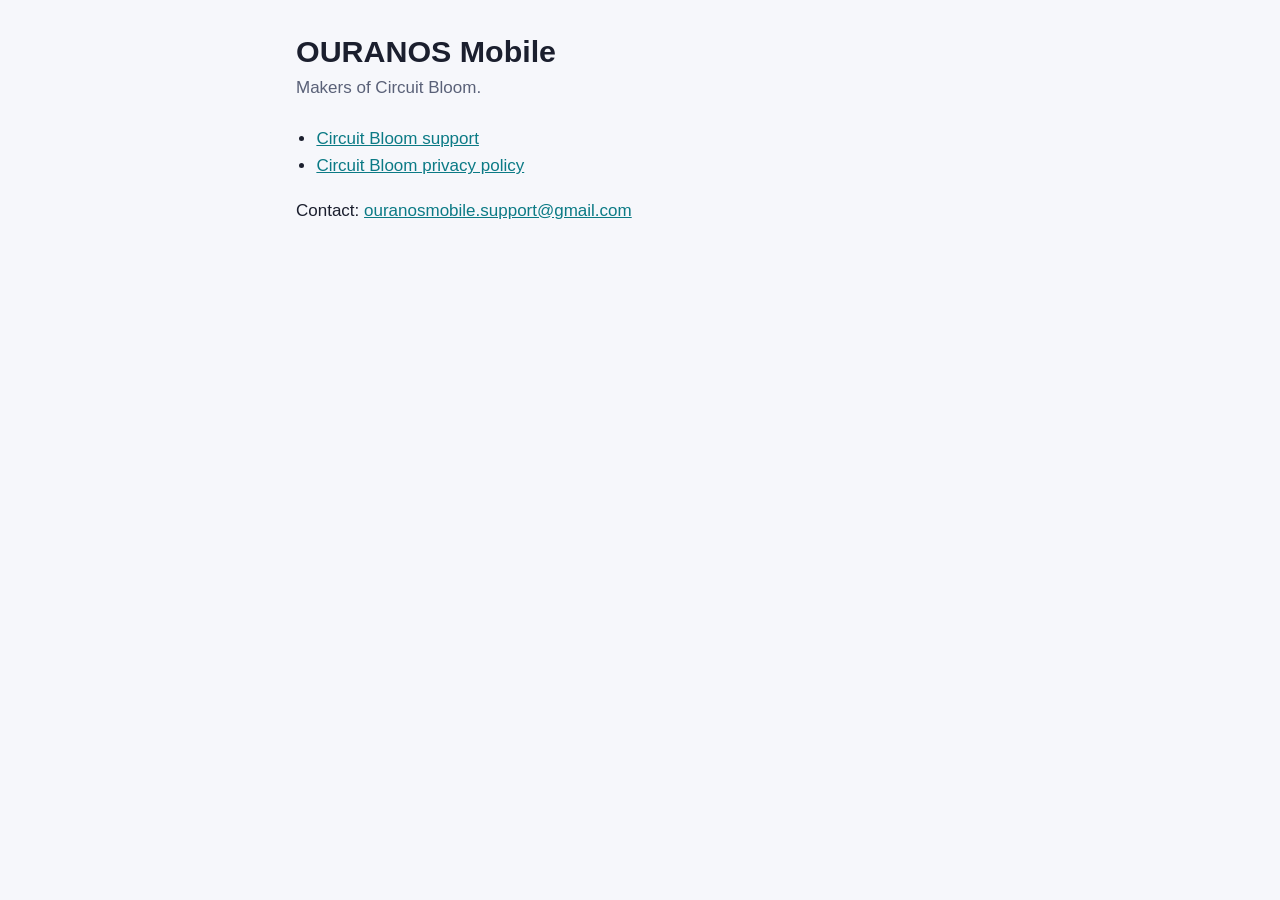
<file: index.html>
<!doctype html>
<html lang="en">
<head>
<meta charset="utf-8">
<meta name="viewport" content="width=device-width, initial-scale=1">
<title>OURANOS Mobile</title>
<link rel="stylesheet" href="style.css">
</head>
<body>
<main>
<h1>OURANOS Mobile</h1>
<p class="sub">Makers of Circuit Bloom.</p>
<ul>
<li><a href="support.html">Circuit Bloom support</a></li>
<li><a href="privacy.html">Circuit Bloom privacy policy</a></li>
</ul>
<p>Contact: <a href="mailto:ouranosmobile.support@gmail.com">ouranosmobile.support@gmail.com</a></p>
</main>
</body>
</html>
</file>
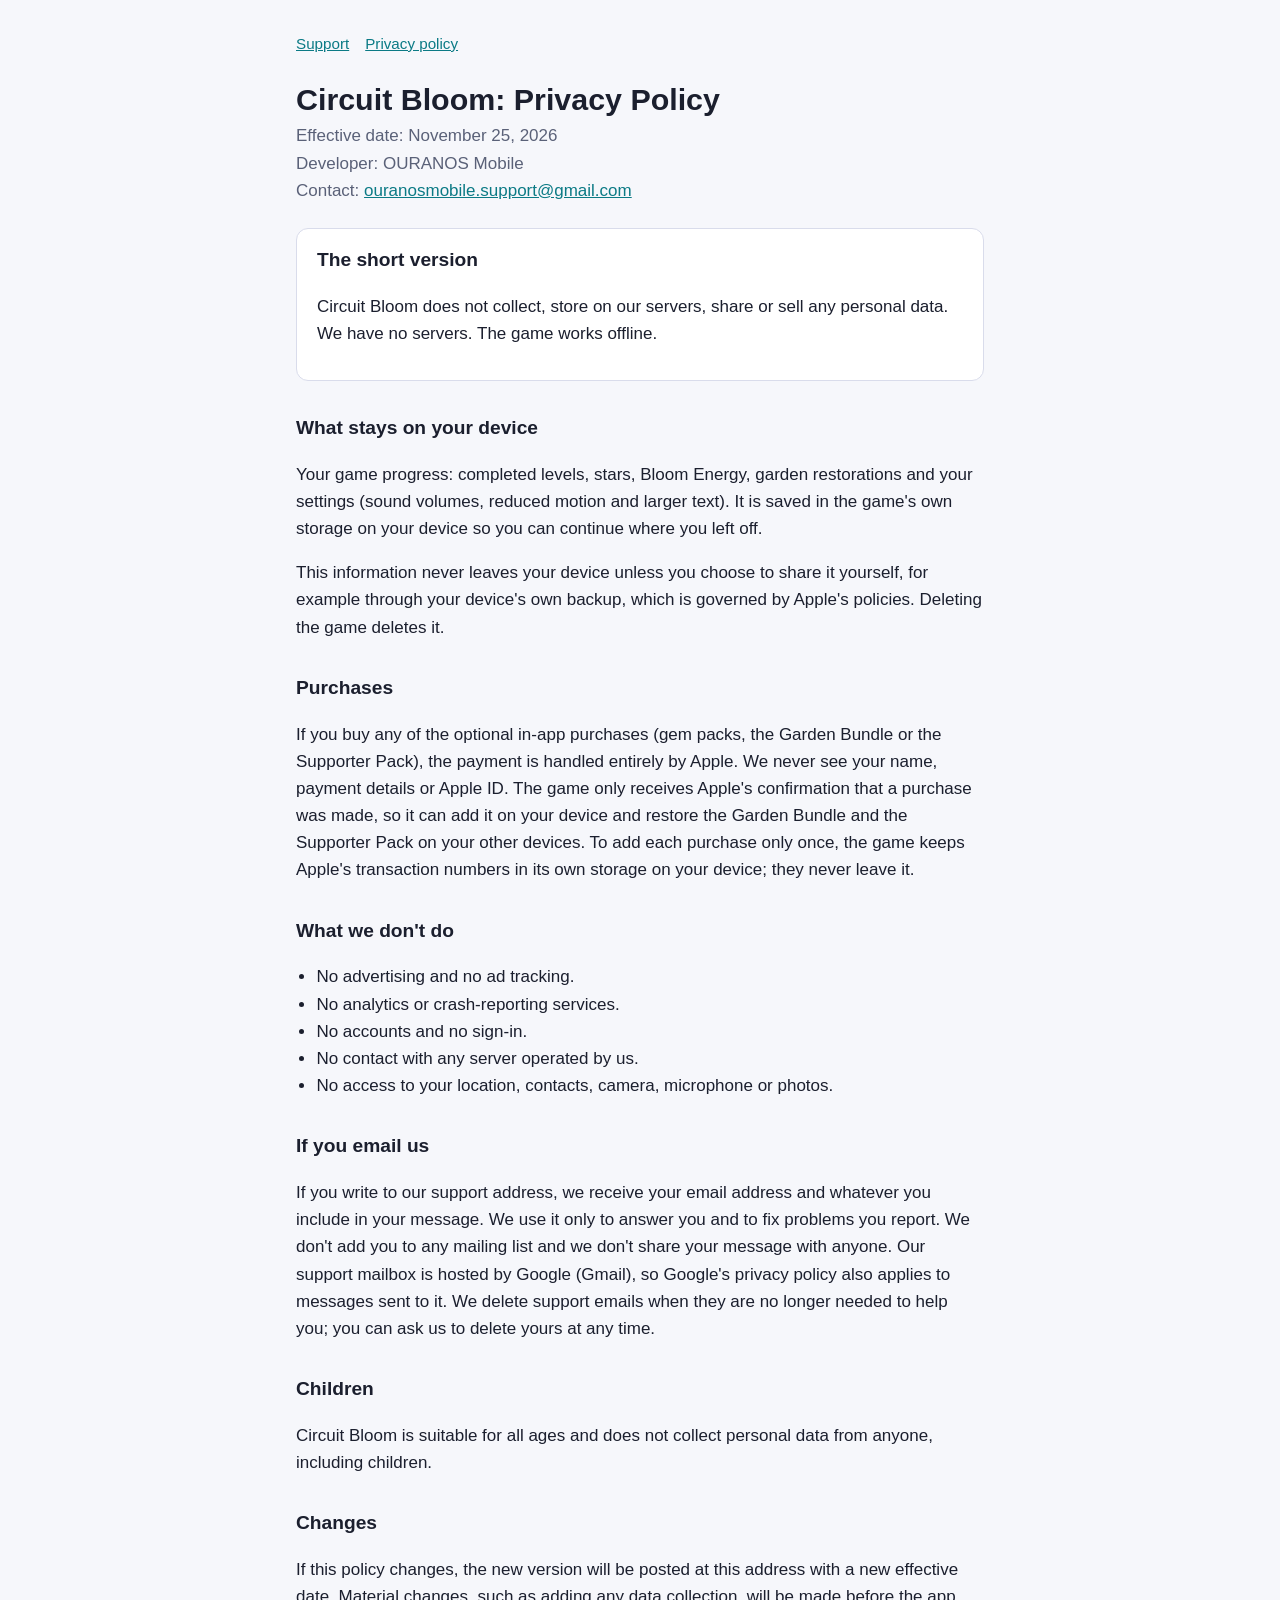
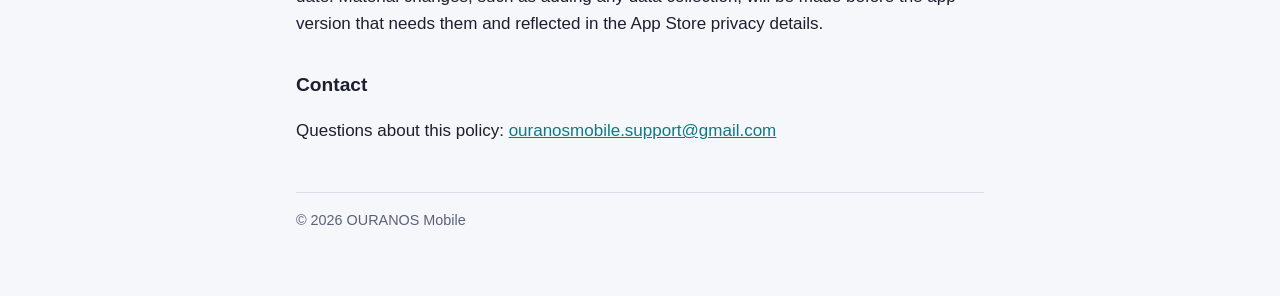
<file: privacy.html>
<!doctype html>
<html lang="en">
<head>
<meta charset="utf-8">
<meta name="viewport" content="width=device-width, initial-scale=1">
<title>Circuit Bloom Privacy Policy</title>
<link rel="stylesheet" href="style.css">
</head>
<body>
<main>
<nav><a href="support.html">Support</a><a href="privacy.html">Privacy policy</a></nav>
<h1>Circuit Bloom: Privacy Policy</h1>
<p class="sub">Effective date: November 25, 2026<br>Developer: OURANOS Mobile<br>Contact: <a href="mailto:ouranosmobile.support@gmail.com">ouranosmobile.support@gmail.com</a></p>

<div class="card">
<h2 class="first">The short version</h2>
<p>Circuit Bloom does not collect, store on our servers, share or sell any personal data. We have no servers. The game works offline.</p>
</div>

<h2>What stays on your device</h2>
<p>Your game progress: completed levels, stars, Bloom Energy, garden restorations and your settings (sound volumes, reduced motion and larger text). It is saved in the game's own storage on your device so you can continue where you left off.</p>
<p>This information never leaves your device unless you choose to share it yourself, for example through your device's own backup, which is governed by Apple's policies. Deleting the game deletes it.</p>

<h2>Purchases</h2>
<p>If you buy any of the optional in-app purchases (gem packs, the Garden Bundle or the Supporter Pack), the payment is handled entirely by Apple. We never see your name, payment details or Apple ID. The game only receives Apple's confirmation that a purchase was made, so it can add it on your device and restore the Garden Bundle and the Supporter Pack on your other devices. To add each purchase only once, the game keeps Apple's transaction numbers in its own storage on your device; they never leave it.</p>

<h2>What we don't do</h2>
<ul>
<li>No advertising and no ad tracking.</li>
<li>No analytics or crash-reporting services.</li>
<li>No accounts and no sign-in.</li>
<li>No contact with any server operated by us.</li>
<li>No access to your location, contacts, camera, microphone or photos.</li>
</ul>

<h2>If you email us</h2>
<p>If you write to our support address, we receive your email address and whatever you include in your message. We use it only to answer you and to fix problems you report. We don't add you to any mailing list and we don't share your message with anyone. Our support mailbox is hosted by Google (Gmail), so Google's privacy policy also applies to messages sent to it. We delete support emails when they are no longer needed to help you; you can ask us to delete yours at any time.</p>

<h2>Children</h2>
<p>Circuit Bloom is suitable for all ages and does not collect personal data from anyone, including children.</p>

<h2>Changes</h2>
<p>If this policy changes, the new version will be posted at this address with a new effective date. Material changes, such as adding any data collection, will be made before the app version that needs them and reflected in the App Store privacy details.</p>

<h2>Contact</h2>
<p>Questions about this policy: <a href="mailto:ouranosmobile.support@gmail.com">ouranosmobile.support@gmail.com</a></p>

<footer>&copy; 2026 OURANOS Mobile</footer>
</main>
</body>
</html>
</file>
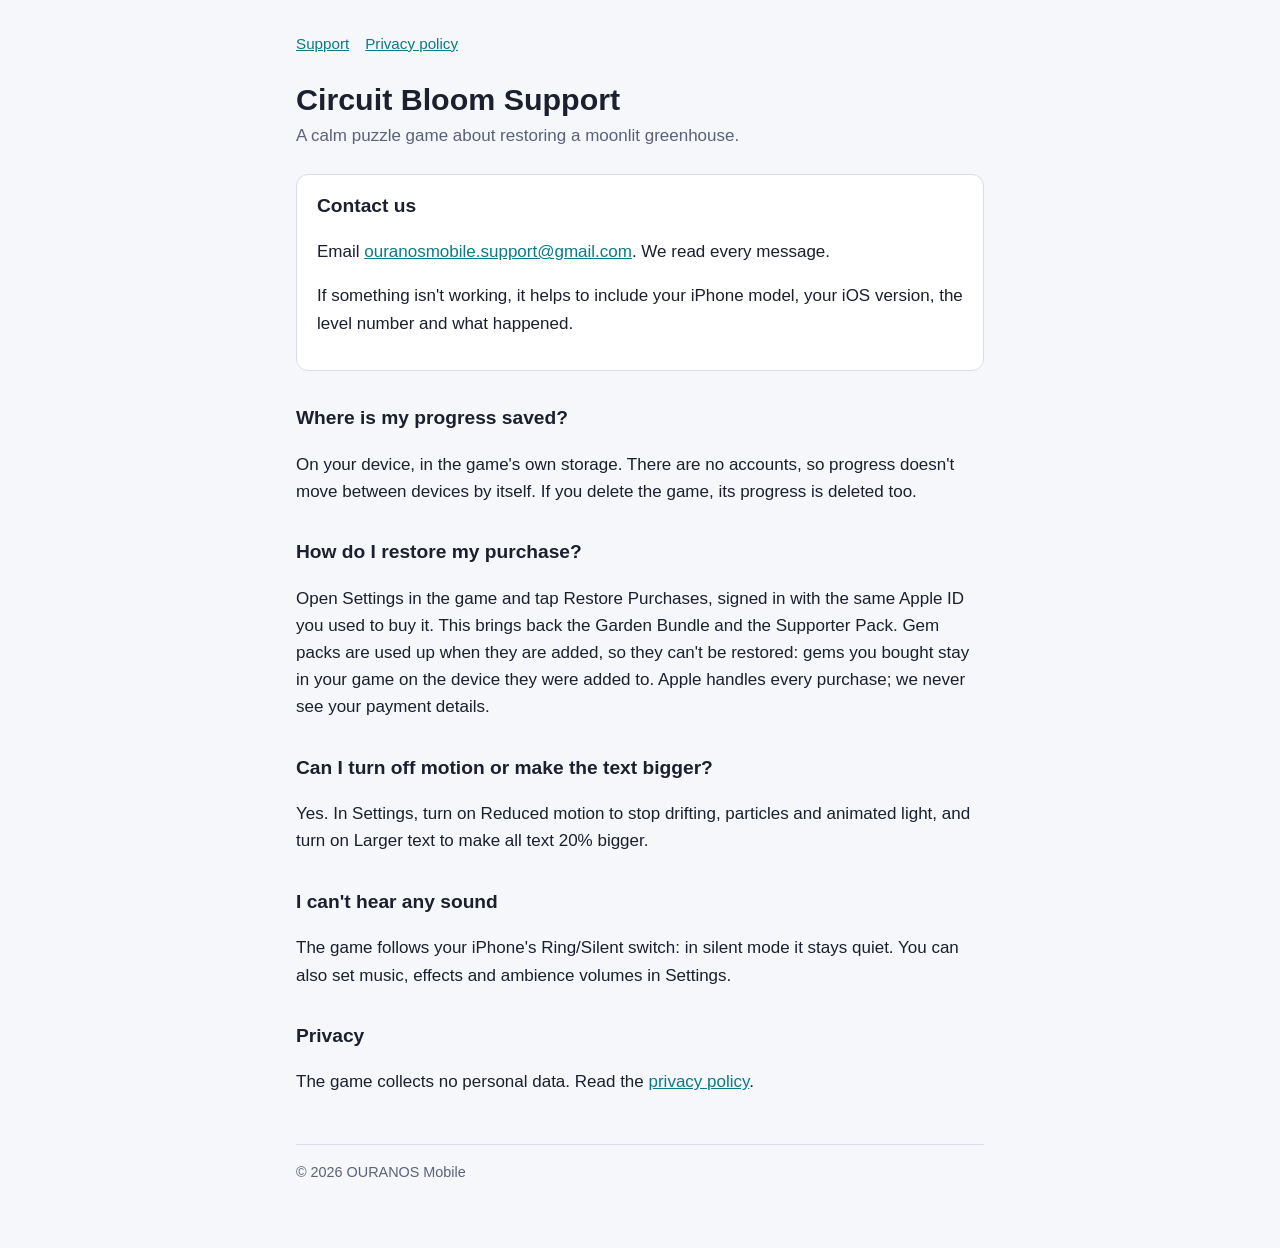
<file: support.html>
<!doctype html>
<html lang="en">
<head>
<meta charset="utf-8">
<meta name="viewport" content="width=device-width, initial-scale=1">
<title>Circuit Bloom Support</title>
<link rel="stylesheet" href="style.css">
</head>
<body>
<main>
<nav><a href="support.html">Support</a><a href="privacy.html">Privacy policy</a></nav>
<h1>Circuit Bloom Support</h1>
<p class="sub">A calm puzzle game about restoring a moonlit greenhouse.</p>

<div class="card">
<h2 class="first">Contact us</h2>
<p>Email <a href="mailto:ouranosmobile.support@gmail.com">ouranosmobile.support@gmail.com</a>. We read every message.</p>
<p>If something isn't working, it helps to include your iPhone model, your iOS version, the level number and what happened.</p>
</div>

<h2>Where is my progress saved?</h2>
<p>On your device, in the game's own storage. There are no accounts, so progress doesn't move between devices by itself. If you delete the game, its progress is deleted too.</p>

<h2>How do I restore my purchase?</h2>
<p>Open Settings in the game and tap Restore Purchases, signed in with the same Apple ID you used to buy it. This brings back the Garden Bundle and the Supporter Pack. Gem packs are used up when they are added, so they can't be restored: gems you bought stay in your game on the device they were added to. Apple handles every purchase; we never see your payment details.</p>

<h2>Can I turn off motion or make the text bigger?</h2>
<p>Yes. In Settings, turn on Reduced motion to stop drifting, particles and animated light, and turn on Larger text to make all text 20% bigger.</p>

<h2>I can't hear any sound</h2>
<p>The game follows your iPhone's Ring/Silent switch: in silent mode it stays quiet. You can also set music, effects and ambience volumes in Settings.</p>

<h2>Privacy</h2>
<p>The game collects no personal data. Read the <a href="privacy.html">privacy policy</a>.</p>

<footer>&copy; 2026 OURANOS Mobile</footer>
</main>
</body>
</html>
</file>
<file: style.css>
:root{--bg:#f6f7fb;--fg:#1b1f2e;--muted:#5a6178;--line:#d9dceb;--accent:#0b7a85;--card:#ffffff}
@media (prefers-color-scheme:dark){:root{--bg:#0b1020;--fg:#e6e9f5;--muted:#a3a9c2;--line:#262d47;--accent:#5fd3dc;--card:#121a33}}
*{box-sizing:border-box}
body{margin:0;background:var(--bg);color:var(--fg);font:17px/1.6 -apple-system,BlinkMacSystemFont,Segoe UI,Roboto,Helvetica,Arial,sans-serif}
main{max-width:720px;margin:0 auto;padding:32px 16px 64px}
h1{font-size:1.9rem;line-height:1.25;margin:0 0 4px}
h2{font-size:1.2rem;margin:32px 0 8px}
.sub{color:var(--muted);margin:0 0 24px}
.card{background:var(--card);border:1px solid var(--line);border-radius:12px;padding:16px 20px;margin:16px 0}
a{color:var(--accent)}
ul{padding-left:1.2em}
nav{display:flex;gap:16px;flex-wrap:wrap;margin-bottom:24px;font-size:.95rem}
footer{margin-top:48px;color:var(--muted);font-size:.9rem;border-top:1px solid var(--line);padding-top:16px}
.first{margin-top:0}
</file>
